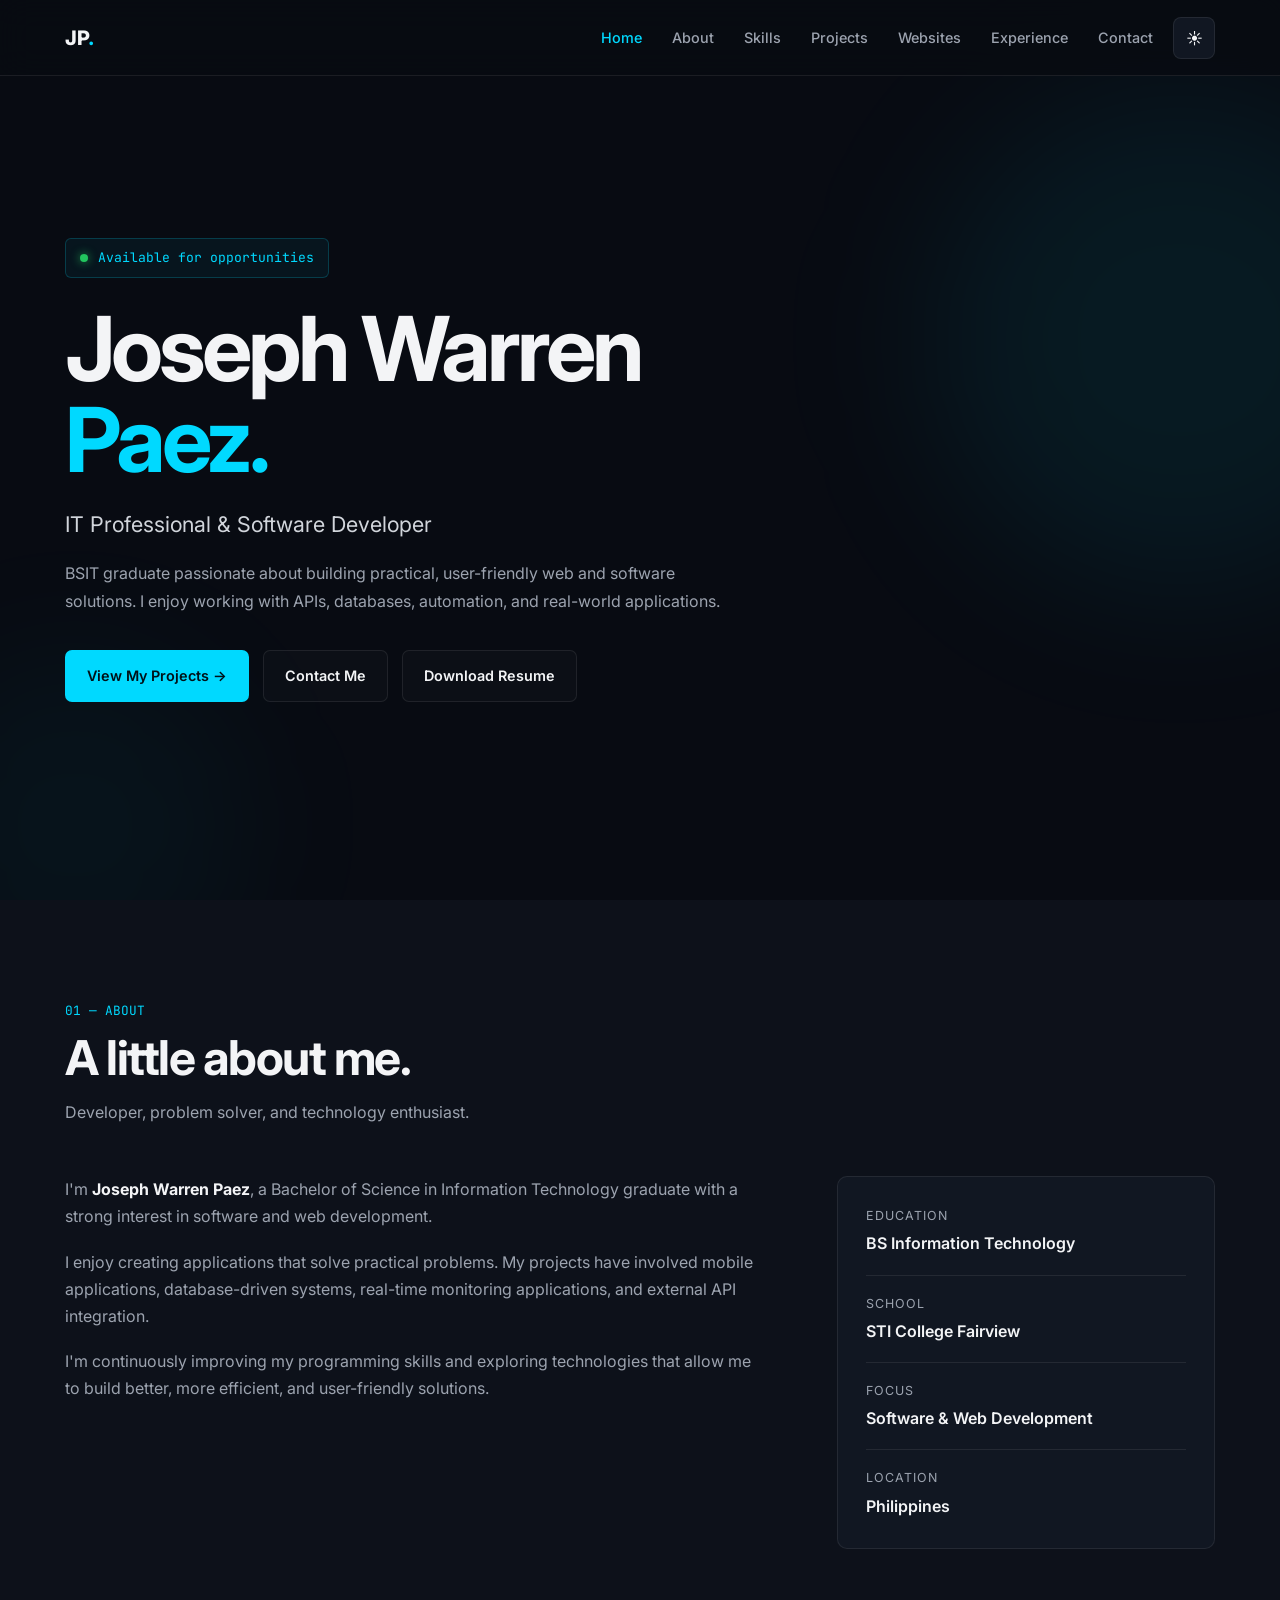
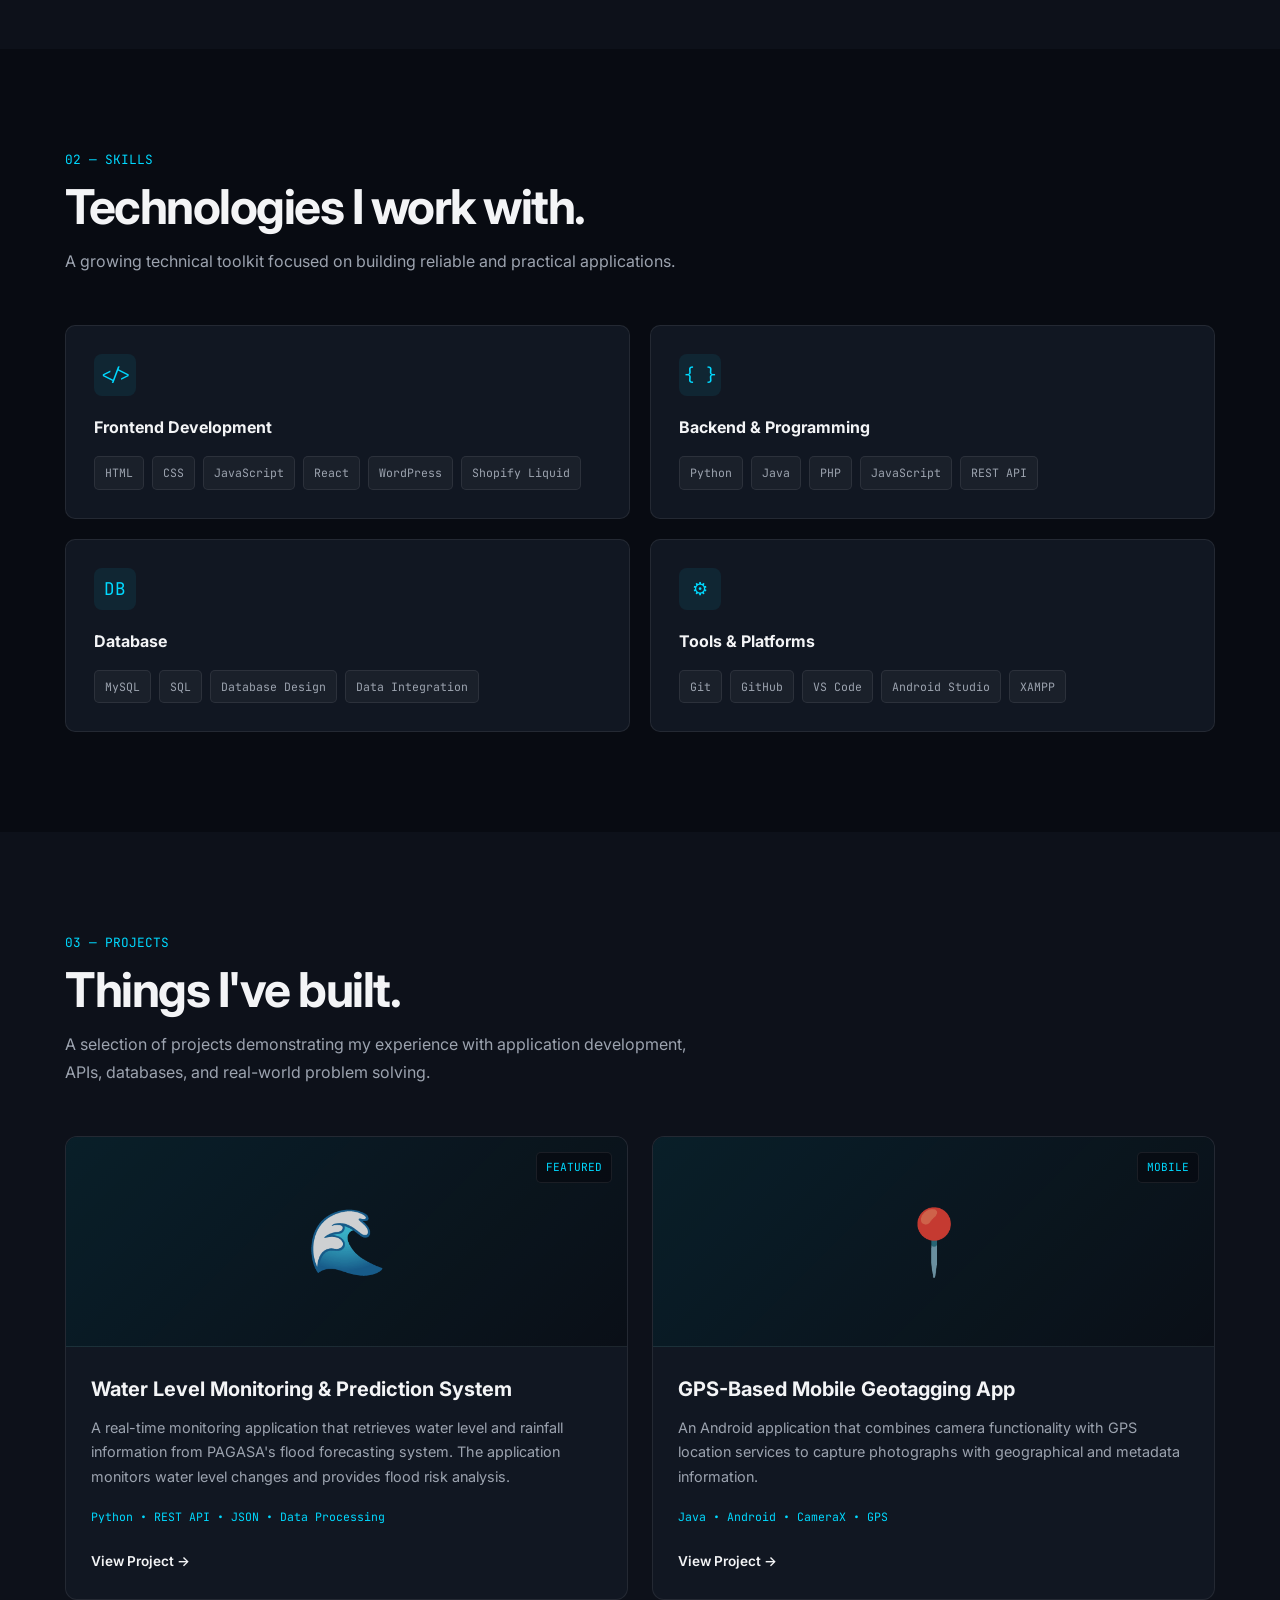
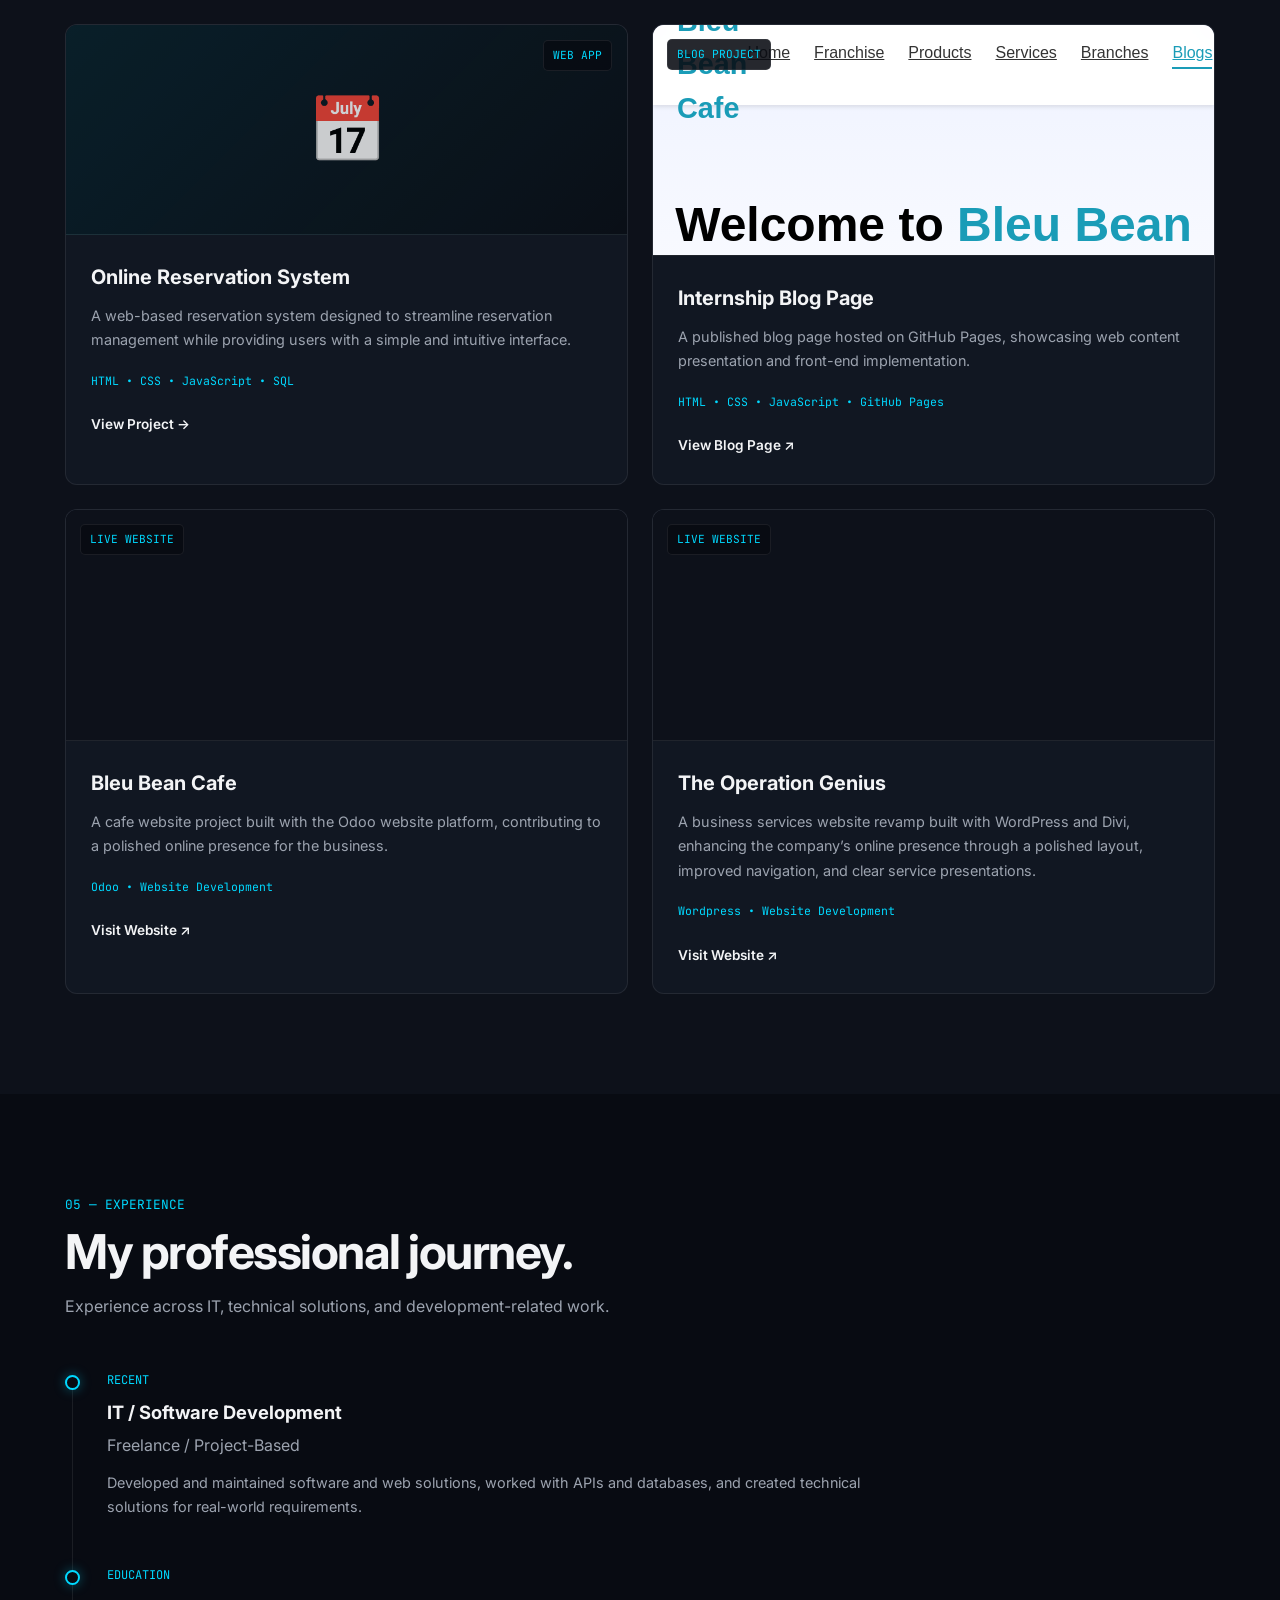
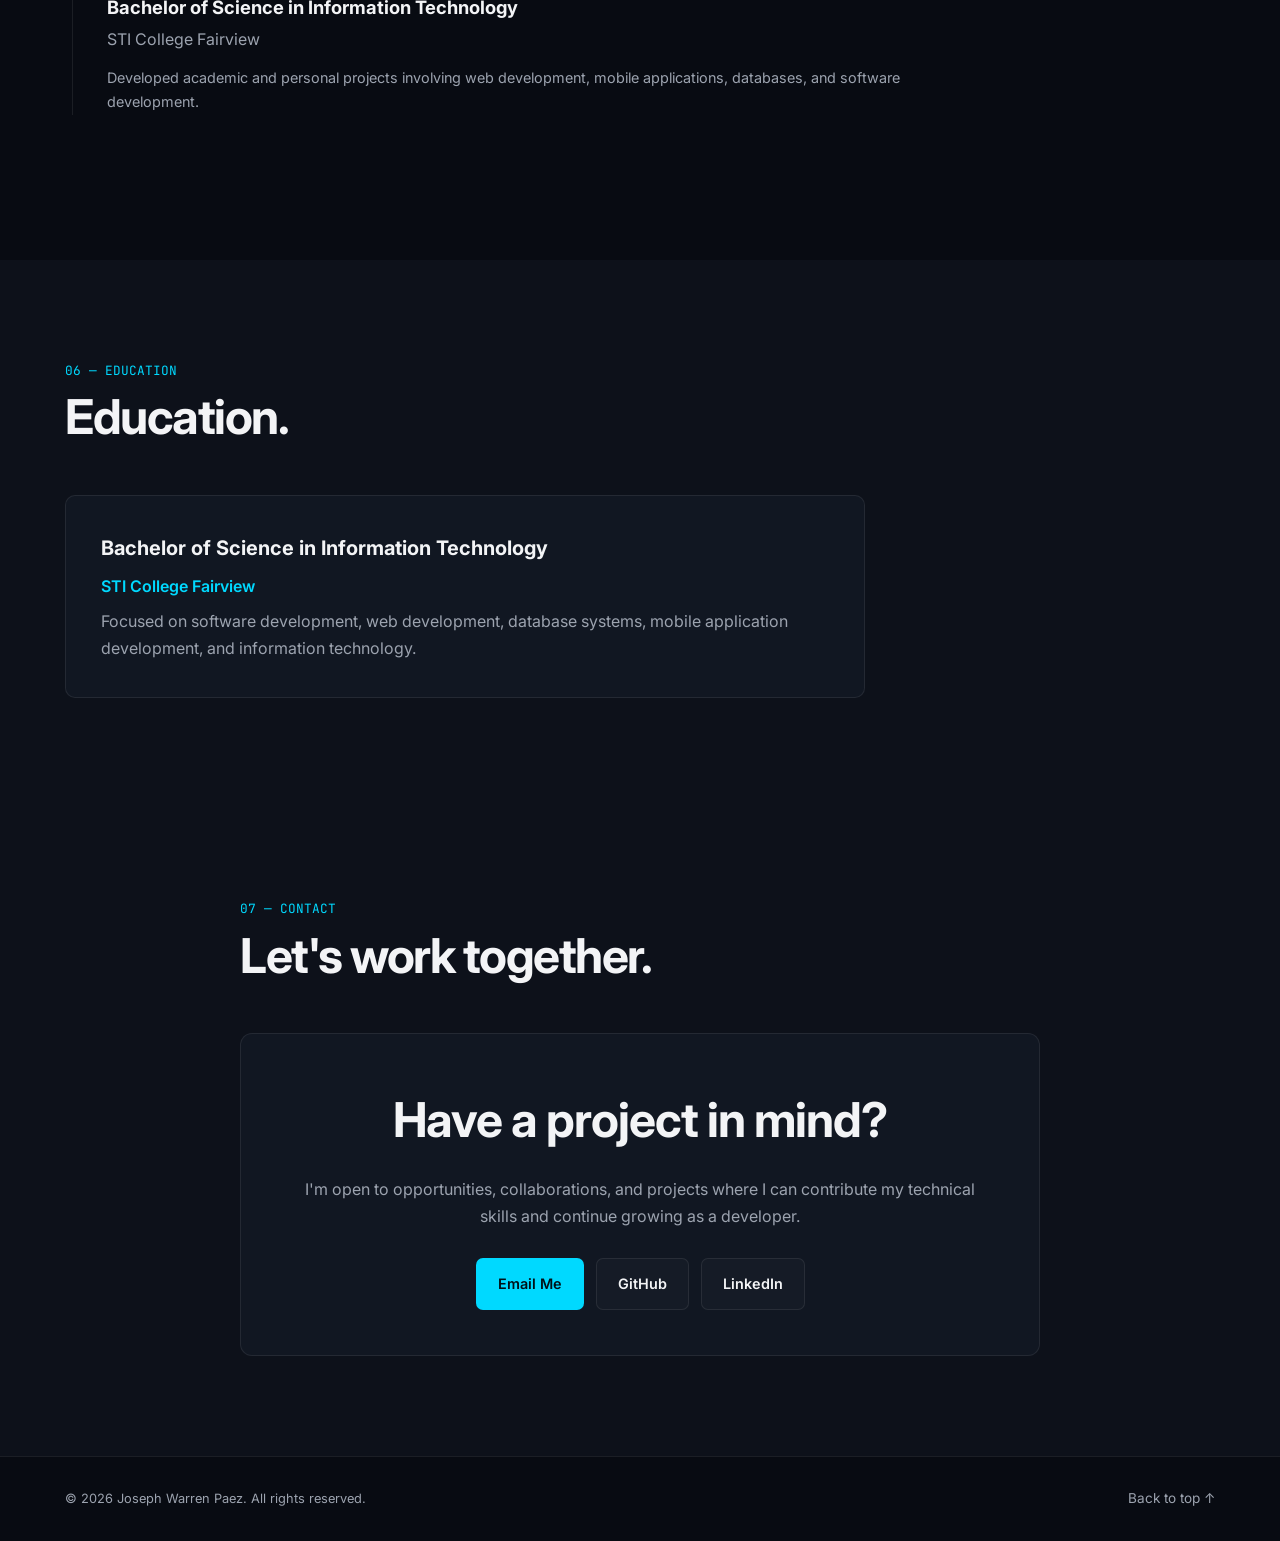
<file: index.html>
<!DOCTYPE html>
<html lang="en">
<head>
    <meta charset="UTF-8">
    <meta name="viewport" content="width=device-width, initial-scale=1.0">
    <title>Joseph Warren Paez | IT Professional & Developer</title>
    <meta name="description" content="Portfolio of Joseph Warren Paez, an IT professional and software developer specializing in web development, software development, APIs, and database systems.">

    <link rel="preconnect" href="https://fonts.googleapis.com">
    <link rel="preconnect" href="https://fonts.gstatic.com" crossorigin>
    <link href="https://fonts.googleapis.com/css2?family=Inter:wght@400;500;600;700;800&family=JetBrains+Mono:wght@400;500;600&display=swap" rel="stylesheet">

    <style>
        :root {
            --bg: #080b12;
            --bg-secondary: #0d111a;
            --card: #111722;
            --card-hover: #151d2b;
            --text: #f3f4f6;
            --muted: #9ca3af;
            --primary: #00d9ff;
            --border: rgba(255,255,255,0.08);
            --success: #22c55e;
            --max-width: 1150px;
            --nav-height: 76px;
        }

        body.light-mode {
            --bg: #f5f7fa;
            --bg-secondary: #ffffff;
            --card: #ffffff;
            --card-hover: #f8fafc;
            --text: #111827;
            --muted: #64748b;
            --primary: #008fb3;
            --border: rgba(15,23,42,0.10);
        }

        * {
            margin: 0;
            padding: 0;
            box-sizing: border-box;
        }

        html {
            scroll-behavior: smooth;
            scroll-padding-top: var(--nav-height);
        }

        body {
            font-family: "Inter", sans-serif;
            background: var(--bg);
            color: var(--text);
            line-height: 1.7;
            overflow-x: hidden;
            transition: background 0.3s ease, color 0.3s ease;
        }

        a {
            color: inherit;
            text-decoration: none;
        }

        button {
            font-family: inherit;
        }

        .container {
            width: min(92%, var(--max-width));
            margin: 0 auto;
        }

        /* NAVIGATION */
        .navbar {
            position: fixed;
            top: 0;
            left: 0;
            width: 100%;
            height: var(--nav-height);
            z-index: 1000;
            background: rgba(8,11,18,0.82);
            backdrop-filter: blur(16px);
            border-bottom: 1px solid var(--border);
            transition: 0.3s ease;
        }

        .navbar.scrolled {
            background: rgba(8,11,18,0.96);
        }

        body.light-mode .navbar {
            background: rgba(245,247,250,0.86);
        }

        body.light-mode .navbar.scrolled {
            background: rgba(245,247,250,0.97);
        }

        .nav-container {
            height: 100%;
            display: flex;
            align-items: center;
            justify-content: space-between;
        }

        .logo {
            font-size: 1.25rem;
            font-weight: 800;
            letter-spacing: -0.5px;
        }

        .logo span {
            color: var(--primary);
        }

        .nav-right {
            display: flex;
            align-items: center;
            gap: 20px;
        }

        .nav-links {
            display: flex;
            align-items: center;
            gap: 30px;
            list-style: none;
        }

        .nav-links a {
            color: var(--muted);
            font-size: 0.9rem;
            font-weight: 500;
            transition: 0.25s ease;
        }

        .nav-links a:hover,
        .nav-links a.active {
            color: var(--primary);
        }

        .theme-toggle {
            width: 42px;
            height: 42px;
            border-radius: 8px;
            border: 1px solid var(--border);
            background: var(--card);
            color: var(--text);
            cursor: pointer;
            font-size: 1rem;
            display: grid;
            place-items: center;
            transition: 0.25s ease;
        }

        .theme-toggle:hover {
            border-color: var(--primary);
            color: var(--primary);
            transform: translateY(-2px);
        }

        .menu-btn {
            display: none;
            background: none;
            border: none;
            color: var(--text);
            font-size: 1.7rem;
            cursor: pointer;
        }

        /* HERO */
        .hero {
            min-height: 100vh;
            display: flex;
            align-items: center;
            position: relative;
            overflow: hidden;
            padding: 120px 0 80px;
        }

        .hero::before {
            content: "";
            position: absolute;
            width: 500px;
            height: 500px;
            border-radius: 50%;
            background: rgba(0,217,255,0.07);
            filter: blur(80px);
            top: 10%;
            right: -150px;
            pointer-events: none;
        }

        .hero::after {
            content: "";
            position: absolute;
            width: 350px;
            height: 350px;
            border-radius: 50%;
            background: rgba(0,217,255,0.04);
            filter: blur(70px);
            bottom: -100px;
            left: -100px;
            pointer-events: none;
        }

        body.light-mode .hero::before {
            background: rgba(0,180,220,0.10);
        }

        body.light-mode .hero::after {
            background: rgba(0,180,220,0.06);
        }

        .hero-content {
            position: relative;
            z-index: 2;
            max-width: 850px;
        }

        .terminal-label {
            display: inline-flex;
            align-items: center;
            gap: 10px;
            padding: 8px 14px;
            border: 1px solid rgba(0,217,255,0.2);
            background: rgba(0,217,255,0.05);
            border-radius: 6px;
            color: var(--primary);
            font-family: "JetBrains Mono", monospace;
            font-size: 0.82rem;
            margin-bottom: 25px;
        }

        .terminal-dot {
            width: 8px;
            height: 8px;
            background: var(--success);
            border-radius: 50%;
            box-shadow: 0 0 10px rgba(34,197,94,0.8);
        }

        .hero h1 {
            font-size: clamp(3rem, 7vw, 5.8rem);
            line-height: 1.02;
            letter-spacing: -4px;
            margin-bottom: 20px;
        }

        .hero h1 span {
            color: var(--primary);
        }

        .hero-subtitle {
            font-size: clamp(1.1rem, 2vw, 1.35rem);
            color: #d1d5db;
            max-width: 700px;
            margin-bottom: 18px;
        }

        body.light-mode .hero-subtitle {
            color: #334155;
        }

        .hero-description {
            color: var(--muted);
            max-width: 680px;
            margin-bottom: 35px;
        }

        .hero-buttons {
            display: flex;
            flex-wrap: wrap;
            gap: 14px;
        }

        .btn {
            display: inline-flex;
            align-items: center;
            justify-content: center;
            gap: 9px;
            padding: 13px 21px;
            border-radius: 7px;
            font-size: 0.9rem;
            font-weight: 600;
            border: 1px solid transparent;
            transition: 0.25s ease;
            cursor: pointer;
        }

        .btn-primary {
            background: var(--primary);
            color: #001118;
        }

        .btn-primary:hover {
            filter: brightness(1.1);
            transform: translateY(-2px);
            box-shadow: 0 10px 30px rgba(0,217,255,0.18);
        }

        .btn-outline {
            border-color: var(--border);
            color: var(--text);
            background: rgba(255,255,255,0.02);
        }

        .btn-outline:hover {
            border-color: rgba(0,217,255,0.4);
            color: var(--primary);
            transform: translateY(-2px);
        }

        /* GENERAL */
        section {
            padding: 100px 0;
        }

        .section-header {
            margin-bottom: 50px;
        }

        .section-number {
            color: var(--primary);
            font-family: "JetBrains Mono", monospace;
            font-size: 0.8rem;
            margin-bottom: 8px;
        }

        .section-title {
            font-size: clamp(2rem, 4vw, 3rem);
            letter-spacing: -1.5px;
            line-height: 1.15;
        }

        .section-description {
            color: var(--muted);
            max-width: 650px;
            margin-top: 14px;
        }

        /* ABOUT */
        .about {
            background: var(--bg-secondary);
        }

        .about-grid {
            display: grid;
            grid-template-columns: 1.3fr 0.7fr;
            gap: 70px;
            align-items: start;
        }

        .about-text p {
            color: var(--muted);
            margin-bottom: 18px;
        }

        .about-text strong {
            color: var(--text);
        }

        .info-card {
            border: 1px solid var(--border);
            background: var(--card);
            padding: 28px;
            border-radius: 10px;
        }

        .info-item {
            padding: 17px 0;
            border-bottom: 1px solid var(--border);
        }

        .info-item:first-child {
            padding-top: 0;
        }

        .info-item:last-child {
            border-bottom: none;
            padding-bottom: 0;
        }

        .info-label {
            display: block;
            color: var(--muted);
            font-size: 0.78rem;
            text-transform: uppercase;
            letter-spacing: 1px;
            margin-bottom: 4px;
        }

        .info-value {
            color: var(--text);
            font-weight: 600;
        }

        /* SKILLS */
        .skills-grid {
            display: grid;
            grid-template-columns: repeat(2,1fr);
            gap: 20px;
        }

        .skill-card {
            padding: 28px;
            background: var(--card);
            border: 1px solid var(--border);
            border-radius: 10px;
            transition: 0.3s ease;
        }

        .skill-card:hover {
            transform: translateY(-5px);
            background: var(--card-hover);
            border-color: rgba(0,217,255,0.2);
        }

        .skill-icon {
            width: 42px;
            height: 42px;
            display: grid;
            place-items: center;
            border-radius: 8px;
            background: rgba(0,217,255,0.08);
            color: var(--primary);
            margin-bottom: 18px;
            font-size: 1.1rem;
            font-family: "JetBrains Mono", monospace;
        }

        .skill-card h3 {
            font-size: 1rem;
            margin-bottom: 15px;
        }

        .skill-tags {
            display: flex;
            flex-wrap: wrap;
            gap: 8px;
        }

        .skill-tag {
            padding: 6px 10px;
            border-radius: 5px;
            background: rgba(255,255,255,0.04);
            color: var(--muted);
            font-family: "JetBrains Mono", monospace;
            font-size: 0.72rem;
            border: 1px solid var(--border);
        }

        /* PROJECTS */
        .projects {
            background: var(--bg-secondary);
        }

        .projects-grid {
            display: grid;
            grid-template-columns: repeat(2,1fr);
            gap: 24px;
        }

        .project-card {
            background: var(--card);
            border: 1px solid var(--border);
            border-radius: 12px;
            overflow: hidden;
            transition: 0.3s ease;
        }

        .project-card:hover {
            transform: translateY(-6px);
            border-color: rgba(0,217,255,0.25);
        }

        .project-image {
            height: 210px;
            display: flex;
            align-items: center;
            justify-content: center;
            position: relative;
            overflow: hidden;
            background: linear-gradient(135deg,rgba(0,217,255,0.08),transparent),#0a0f17;
            border-bottom: 1px solid var(--border);
        }

        body.light-mode .project-image {
            background: linear-gradient(135deg,rgba(0,180,220,0.08),transparent),#eef3f7;
        }

        .project-icon {
            font-size: 4rem;
            opacity: 0.8;
        }

        .project-status {
            position: absolute;
            top: 15px;
            right: 15px;
            padding: 5px 9px;
            background: rgba(8,11,18,0.85);
            border: 1px solid var(--border);
            border-radius: 5px;
            color: var(--primary);
            font-size: 0.7rem;
            font-family: "JetBrains Mono", monospace;
        }

        body.light-mode .project-status {
            background: rgba(255,255,255,0.9);
        }

        .project-content {
            padding: 25px;
        }

        .project-content h3 {
            font-size: 1.25rem;
            margin-bottom: 10px;
        }

        .project-content p {
            color: var(--muted);
            font-size: 0.9rem;
            margin-bottom: 18px;
        }

        .project-tech {
            display: flex;
            flex-wrap: wrap;
            gap: 7px;
            margin-bottom: 20px;
        }

        .project-tech span {
            color: var(--primary);
            font-size: 0.72rem;
            font-family: "JetBrains Mono", monospace;
        }

        .project-link {
            color: var(--text);
            font-size: 0.85rem;
            font-weight: 600;
            transition: 0.2s;
        }

        .project-link:hover {
            color: var(--primary);
        }


        /* LIVE WEBSITE PROJECTS */
        .website-preview {
            width: 100%;
            height: 230px;
            border: 0;
            display: block;
            background: var(--bg-secondary);
        }

        .website-preview-wrap {
            position: relative;
            overflow: hidden;
            border-bottom: 1px solid var(--border);
            background: var(--bg-secondary);
        }

        .website-preview-label {
            position: absolute;
            left: 14px;
            top: 14px;
            z-index: 1;
            padding: 5px 9px;
            border-radius: 5px;
            background: rgba(8,11,18,0.88);
            color: var(--primary);
            border: 1px solid var(--border);
            font-size: 0.7rem;
            font-family: "JetBrains Mono", monospace;
        }

        /* EXPERIENCE */
        .timeline {
            position: relative;
            max-width: 850px;
        }

        .timeline::before {
            content: "";
            position: absolute;
            left: 7px;
            top: 5px;
            bottom: 0;
            width: 1px;
            background: var(--border);
        }

        .timeline-item {
            position: relative;
            padding-left: 42px;
            margin-bottom: 45px;
        }

        .timeline-dot {
            position: absolute;
            left: 0;
            top: 5px;
            width: 15px;
            height: 15px;
            border-radius: 50%;
            background: var(--bg);
            border: 2px solid var(--primary);
            box-shadow: 0 0 12px rgba(0,217,255,0.35);
        }

        .timeline-date {
            color: var(--primary);
            font-family: "JetBrains Mono", monospace;
            font-size: 0.75rem;
            margin-bottom: 7px;
        }

        .timeline-item h3 {
            font-size: 1.15rem;
            margin-bottom: 3px;
        }

        .timeline-company {
            color: var(--muted);
            margin-bottom: 12px;
        }

        .timeline-item p {
            color: var(--muted);
            font-size: 0.9rem;
        }

        /* EDUCATION */
        .education-card {
            padding: 35px;
            border: 1px solid var(--border);
            border-radius: 10px;
            background: var(--card);
            max-width: 800px;
        }

        .education-card h3 {
            font-size: 1.25rem;
            margin-bottom: 8px;
        }

        .education-card .school {
            color: var(--primary);
            font-weight: 600;
            margin-bottom: 8px;
        }

        .education-card p {
            color: var(--muted);
        }

        /* CONTACT */
        .contact {
            background: var(--bg-secondary);
        }

        .contact-container {
            max-width: 800px;
        }

        .contact-box {
            padding: 45px;
            border: 1px solid var(--border);
            background: var(--card);
            border-radius: 12px;
            text-align: center;
        }

        .contact-box h2 {
            font-size: clamp(2rem,4vw,3rem);
            margin-bottom: 15px;
            letter-spacing: -1px;
        }

        .contact-box p {
            color: var(--muted);
            margin-bottom: 28px;
        }

        .contact-links {
            display: flex;
            justify-content: center;
            flex-wrap: wrap;
            gap: 12px;
        }

        /* FOOTER */
        footer {
            border-top: 1px solid var(--border);
            padding: 30px 0;
        }

        .footer-content {
            display: flex;
            justify-content: space-between;
            align-items: center;
            gap: 20px;
        }

        .footer-content p {
            color: var(--muted);
            font-size: 0.8rem;
        }

        .footer-socials {
            display: flex;
            gap: 18px;
        }

        .footer-socials a {
            color: var(--muted);
            font-size: 0.85rem;
            transition: 0.2s;
        }

        .footer-socials a:hover {
            color: var(--primary);
        }

        /* REVEAL */
        .reveal {
            opacity: 0;
            transform: translateY(25px);
            transition: opacity 0.7s ease, transform 0.7s ease;
        }

        .reveal.visible {
            opacity: 1;
            transform: translateY(0);
        }

        /* RESPONSIVE */
        @media (max-width: 800px) {
            .menu-btn {
                display: block;
            }

            .nav-right {
                gap: 12px;
            }

            .nav-links {
                position: absolute;
                top: var(--nav-height);
                left: 0;
                width: 100%;
                flex-direction: column;
                align-items: flex-start;
                padding: 25px 4%;
                background: var(--bg);
                border-bottom: 1px solid var(--border);
                gap: 20px;
                transform: translateY(-150%);
                opacity: 0;
                pointer-events: none;
                transition: 0.3s ease;
            }

            .nav-links.open {
                transform: translateY(0);
                opacity: 1;
                pointer-events: auto;
            }

            .about-grid,
            .skills-grid,
            .projects-grid {
                grid-template-columns: 1fr;
            }

            .about-grid {
                gap: 35px;
            }

            .hero h1 {
                letter-spacing: -2px;
            }

            section {
                padding: 75px 0;
            }
        }

        @media (max-width: 500px) {
            .hero {
                padding-top: 110px;
            }

            .hero h1 {
                font-size: 2.8rem;
            }

            .hero-buttons {
                flex-direction: column;
                align-items: stretch;
            }

            .btn {
                width: 100%;
            }

            .contact-box {
                padding: 30px 20px;
            }

            .footer-content {
                flex-direction: column;
                text-align: center;
            }
        }
    </style>
</head>

<body>

<header class="navbar" id="navbar">
    <div class="container nav-container">

        <a href="#home" class="logo">JP<span>.</span></a>

        <div class="nav-right">

            <ul class="nav-links" id="navLinks">
                <li><a href="#home">Home</a></li>
                <li><a href="#about">About</a></li>
                <li><a href="#skills">Skills</a></li>
                <li><a href="#projects">Projects</a></li>
                <li><a href="#websites">Websites</a></li>
                <li><a href="#experience">Experience</a></li>
                <li><a href="#contact">Contact</a></li>
            </ul>

            <button class="theme-toggle" id="themeToggle" aria-label="Toggle light and dark mode" title="Toggle theme">☀️</button>

            <button class="menu-btn" id="menuBtn" aria-label="Open navigation">☰</button>

        </div>
    </div>
</header>

<main>

<section class="hero" id="home">
    <div class="container">
        <div class="hero-content reveal">

            <div class="terminal-label">
                <span class="terminal-dot"></span>
                Available for opportunities
            </div>

            <h1>
                Joseph Warren<br>
                <span>Paez.</span>
            </h1>

            <p class="hero-subtitle">IT Professional & Software Developer</p>

            <p class="hero-description">
                BSIT graduate passionate about building practical,
                user-friendly web and software solutions. I enjoy
                working with APIs, databases, automation, and
                real-world applications.
            </p>

            <div class="hero-buttons">
                <a href="#projects" class="btn btn-primary">View My Projects →</a>
                <a href="#contact" class="btn btn-outline">Contact Me</a>
                <a href="Joseph_Warren_Paez_Resume (1).pdf" class="btn btn-outline" download>Download Resume</a>
            </div>

        </div>
    </div>
</section>

<section class="about" id="about">
    <div class="container">

        <div class="section-header reveal">
            <div class="section-number">01 — ABOUT</div>
            <h2 class="section-title">A little about me.</h2>
            <p class="section-description">Developer, problem solver, and technology enthusiast.</p>
        </div>

        <div class="about-grid">

            <div class="about-text reveal">
                <p>
                    I'm <strong>Joseph Warren Paez</strong>, a Bachelor of Science
                    in Information Technology graduate with a strong interest
                    in software and web development.
                </p>

                <p>
                    I enjoy creating applications that solve practical problems.
                    My projects have involved mobile applications, database-driven
                    systems, real-time monitoring applications, and external API
                    integration.
                </p>

                <p>
                    I'm continuously improving my programming skills and exploring
                    technologies that allow me to build better, more efficient,
                    and user-friendly solutions.
                </p>
            </div>

            <div class="info-card reveal">
                <div class="info-item">
                    <span class="info-label">Education</span>
                    <span class="info-value">BS Information Technology</span>
                </div>

                <div class="info-item">
                    <span class="info-label">School</span>
                    <span class="info-value">STI College Fairview</span>
                </div>

                <div class="info-item">
                    <span class="info-label">Focus</span>
                    <span class="info-value">Software & Web Development</span>
                </div>

                <div class="info-item">
                    <span class="info-label">Location</span>
                    <span class="info-value">Philippines</span>
                </div>
            </div>

        </div>
    </div>
</section>

<section id="skills">
    <div class="container">

        <div class="section-header reveal">
            <div class="section-number">02 — SKILLS</div>
            <h2 class="section-title">Technologies I work with.</h2>
            <p class="section-description">
                A growing technical toolkit focused on building reliable
                and practical applications.
            </p>
        </div>

        <div class="skills-grid">

            <div class="skill-card reveal">
                <div class="skill-icon">&lt;/&gt;</div>
                <h3>Frontend Development</h3>
                <div class="skill-tags">
                    <span class="skill-tag">HTML</span>
                    <span class="skill-tag">CSS</span>
                    <span class="skill-tag">JavaScript</span>
                    <span class="skill-tag">React</span>
                    <span class="skill-tag">WordPress</span>
                    <span class="skill-tag">Shopify Liquid</span>
                </div>
            </div>

            <div class="skill-card reveal">
                <div class="skill-icon">{ }</div>
                <h3>Backend & Programming</h3>
                <div class="skill-tags">
                    <span class="skill-tag">Python</span>
                    <span class="skill-tag">Java</span>
                    <span class="skill-tag">PHP</span>
                    <span class="skill-tag">JavaScript</span>
                    <span class="skill-tag">REST API</span>
                </div>
            </div>

            <div class="skill-card reveal">
                <div class="skill-icon">DB</div>
                <h3>Database</h3>
                <div class="skill-tags">
                    <span class="skill-tag">MySQL</span>
                    <span class="skill-tag">SQL</span>
                    <span class="skill-tag">Database Design</span>
                    <span class="skill-tag">Data Integration</span>
                </div>
            </div>

            <div class="skill-card reveal">
                <div class="skill-icon">⚙</div>
                <h3>Tools & Platforms</h3>
                <div class="skill-tags">
                    <span class="skill-tag">Git</span>
                    <span class="skill-tag">GitHub</span>
                    <span class="skill-tag">VS Code</span>
                    <span class="skill-tag">Android Studio</span>
                    <span class="skill-tag">XAMPP</span>
                </div>
            </div>

        </div>
    </div>
</section>

<section class="projects" id="projects">
    <div class="container">

        <div class="section-header reveal">
            <div class="section-number">03 — PROJECTS</div>
            <h2 class="section-title">Things I've built.</h2>
            <p class="section-description">
                A selection of projects demonstrating my experience with
                application development, APIs, databases, and real-world
                problem solving.
            </p>
        </div>

        <div class="projects-grid">

            <article class="project-card reveal">
                <div class="project-image">
                    <div class="project-icon">🌊</div>
                    <span class="project-status">FEATURED</span>
                </div>

                <div class="project-content">
                    <h3>Water Level Monitoring & Prediction System</h3>

                    <p>
                        A real-time monitoring application that retrieves water
                        level and rainfall information from PAGASA's flood
                        forecasting system. The application monitors water
                        level changes and provides flood risk analysis.
                    </p>

                    <div class="project-tech">
                        <span>Python</span><span>•</span>
                        <span>REST API</span><span>•</span>
                        <span>JSON</span><span>•</span>
                        <span>Data Processing</span>
                    </div>

                    <a href="https://github.com/Kenpaez/Portfolio/blob/main/Water-Level/test.py" class="project-link">View Project →</a>
                </div>
            </article>

            <article class="project-card reveal">
                <div class="project-image">
                    <div class="project-icon">📍</div>
                    <span class="project-status">MOBILE</span>
                </div>

                <div class="project-content">
                    <h3>GPS-Based Mobile Geotagging App</h3>

                    <p>
                        An Android application that combines camera
                        functionality with GPS location services to capture
                        photographs with geographical and metadata information.
                    </p>

                    <div class="project-tech">
                        <span>Java</span><span>•</span>
                        <span>Android</span><span>•</span>
                        <span>CameraX</span><span>•</span>
                        <span>GPS</span>
                    </div>

                    <a href="https://github.com/gabe69696969/UPDATED-PCA-GEOCAM" class="project-link">View Project →</a>
                </div>
            </article>

            <article class="project-card reveal">
                <div class="project-image">
                    <div class="project-icon">📅</div>
                    <span class="project-status">WEB APP</span>
                </div>

                <div class="project-content">
                    <h3>Online Reservation System</h3>

                    <p>
                        A web-based reservation system designed to streamline
                        reservation management while providing users with a
                        simple and intuitive interface.
                    </p>

                    <div class="project-tech">
                        <span>HTML</span><span>•</span>
                        <span>CSS</span><span>•</span>
                        <span>JavaScript</span><span>•</span>
                        <span>SQL</span>
                    </div>

                    <a href="http://localhost:8080/public/index.php" class="project-link">View Project →</a>
                </div>
            </article>

            <article class="project-card reveal">
                <div class="website-preview-wrap">
                    <span class="website-preview-label">BLOG PROJECT</span>
                    <iframe class="website-preview" src="https://kenpaez.github.io/Portfolio/Internship/Blogs.html" title="Internship blog page preview" loading="lazy" sandbox="allow-scripts allow-same-origin" referrerpolicy="no-referrer"></iframe>
                </div>

            <div class="project-content">
                    <h3>Internship Blog Page</h3>
                    <p>A published blog page hosted on GitHub Pages, showcasing web content presentation and front-end implementation.</p>
                    <div class="project-tech"><span>HTML</span><span>•</span><span>CSS</span><span>•</span><span>JavaScript</span><span>•</span><span>GitHub Pages</span></div>
                    <a href="https://kenpaez.github.io/Portfolio/Internship/Blogs.html" class="project-link" target="_blank" rel="noopener noreferrer">View Blog Page ↗</a>
                </div>
            </article>
            
            <article class="project-card reveal">
                <div class="website-preview-wrap">
                    <span class="website-preview-label">LIVE WEBSITE</span>
                    <iframe class="website-preview" src="https://www.bleubeancafe.com/" title="Bleu Bean Cafe website preview" loading="lazy" sandbox="allow-scripts allow-same-origin" referrerpolicy="no-referrer"></iframe>
                </div>

                <div class="project-content">
                    <h3>Bleu Bean Cafe</h3>
                    <p>A cafe website project built with the Odoo website platform, contributing to a polished online presence for the business.</p>
                    <div class="project-tech"><span>Odoo</span><span>•</span><span>Website Development</span></div>
                    <a href="https://www.bleubeancafe.com/" class="project-link" target="_blank" rel="noopener noreferrer">Visit Website ↗</a>
                </div>
            </article>

            <article class="project-card reveal">
                <div class="website-preview-wrap">
                    <span class="website-preview-label">LIVE WEBSITE</span>
                    <iframe class="website-preview" src="https://operationsgenius.net/new-index" title="Bleu Bean Cafe website preview" loading="lazy" sandbox="allow-scripts allow-same-origin" referrerpolicy="no-referrer"></iframe>
                </div>

                <div class="project-content">
                    <h3>The Operation Genius</h3>
                    <p>A business services website revamp built with WordPress and Divi, enhancing the company’s online presence through a polished layout, improved navigation, and clear service presentations.</p>
                    <div class="project-tech"><span>Wordpress</span><span>•</span><span>Website Development</span></div>
                    <a href="https://operationsgenius.net/new-index" class="project-link" target="_blank" rel="noopener noreferrer">Visit Website ↗</a>
                </div>
            </article>

        </div>
    </div>
</section>


<section id="experience">
    <div class="container">

        <div class="section-header reveal">
            <div class="section-number">05 — EXPERIENCE</div>
            <h2 class="section-title">My professional journey.</h2>
            <p class="section-description">
                Experience across IT, technical solutions, and development-related work.
            </p>
        </div>

        <div class="timeline">

            <div class="timeline-item reveal">
                <div class="timeline-dot"></div>
                <div class="timeline-date">RECENT</div>
                <h3>IT / Software Development</h3>
                <div class="timeline-company">Freelance / Project-Based</div>
                <p>
                    Developed and maintained software and web solutions,
                    worked with APIs and databases, and created technical
                    solutions for real-world requirements.
                </p>
            </div>

            <div class="timeline-item reveal">
                <div class="timeline-dot"></div>
                <div class="timeline-date">EDUCATION</div>
                <h3>Bachelor of Science in Information Technology</h3>
                <div class="timeline-company">STI College Fairview</div>
                <p>
                    Developed academic and personal projects involving web
                    development, mobile applications, databases, and software development.
                </p>
            </div>

        </div>
    </div>
</section>

<section class="about" id="education">
    <div class="container">

        <div class="section-header reveal">
            <div class="section-number">06 — EDUCATION</div>
            <h2 class="section-title">Education.</h2>
        </div>

        <div class="education-card reveal">
            <h3>Bachelor of Science in Information Technology</h3>
            <div class="school">STI College Fairview</div>
            <p>
                Focused on software development, web development, database
                systems, mobile application development, and information technology.
            </p>
        </div>

    </div>
</section>

<section class="contact" id="contact">
    <div class="container contact-container">

        <div class="section-header reveal">
            <div class="section-number">07 — CONTACT</div>
            <h2 class="section-title">Let's work together.</h2>
        </div>

        <div class="contact-box reveal">
            <h2>Have a project in mind?</h2>

            <p>
                I'm open to opportunities, collaborations, and projects where
                I can contribute my technical skills and continue growing as a developer.
            </p>

            <div class="contact-links">
                <a href="mailto:paezken@gmail.com" class="btn btn-primary">Email Me</a>
                <a href="https://github.com/Kenpaez" target="_blank" rel="noopener noreferrer" class="btn btn-outline">GitHub</a>
                <a href="https://www.linkedin.com/in/joseph-warren-paez-bb496b2b0/" target="_blank" rel="noopener noreferrer" class="btn btn-outline">LinkedIn</a>
            </div>
        </div>

    </div>
</section>

</main>

<footer>
    <div class="container footer-content">
        <p>© <span id="year"></span> Joseph Warren Paez. All rights reserved.</p>

        <div class="footer-socials">
            <a href="#home">Back to top ↑</a>
        </div>
    </div>
</footer>

<script>
    /* MOBILE MENU */
    const menuBtn = document.getElementById("menuBtn");
    const navLinks = document.getElementById("navLinks");

    menuBtn.addEventListener("click", () => {
        navLinks.classList.toggle("open");
        menuBtn.innerHTML = navLinks.classList.contains("open") ? "✕" : "☰";
    });

    document.querySelectorAll(".nav-links a").forEach(link => {
        link.addEventListener("click", () => {
            navLinks.classList.remove("open");
            menuBtn.innerHTML = "☰";
        });
    });

    /* NAVBAR SCROLL EFFECT */
    const navbar = document.getElementById("navbar");

    window.addEventListener("scroll", () => {
        navbar.classList.toggle("scrolled", window.scrollY > 50);
    });

    /* ACTIVE NAVIGATION */
    const sections = document.querySelectorAll("section[id]");
    const navigationLinks = document.querySelectorAll(".nav-links a");

    window.addEventListener("scroll", () => {
        let currentSection = "";

        sections.forEach(section => {
            const sectionTop = section.offsetTop - 120;
            const sectionHeight = section.offsetHeight;

            if (
                window.scrollY >= sectionTop &&
                window.scrollY < sectionTop + sectionHeight
            ) {
                currentSection = section.getAttribute("id");
            }
        });

        navigationLinks.forEach(link => {
            link.classList.toggle(
                "active",
                link.getAttribute("href") === "#" + currentSection
            );
        });
    });

    /* SCROLL REVEAL */
    const revealElements = document.querySelectorAll(".reveal");

    const revealObserver = new IntersectionObserver(
        entries => {
            entries.forEach(entry => {
                if (entry.isIntersecting) {
                    entry.target.classList.add("visible");
                    revealObserver.unobserve(entry.target);
                }
            });
        },
        { threshold: 0.12 }
    );

    revealElements.forEach(element => revealObserver.observe(element));

    /* CURRENT YEAR */
    document.getElementById("year").textContent = new Date().getFullYear();

    /* SMOOTH SCROLL */
    document.querySelectorAll('a[href^="#"]').forEach(anchor => {
        anchor.addEventListener("click", function(event) {
            const targetId = this.getAttribute("href");

            if (targetId === "#") return;

            const target = document.querySelector(targetId);

            if (target) {
                event.preventDefault();
                target.scrollIntoView({ behavior: "smooth" });
            }
        });
    });

    /* LIGHT / DARK MODE */
    const themeToggle = document.getElementById("themeToggle");

    const savedTheme = localStorage.getItem("portfolioTheme");

    if (savedTheme === "light") {
        document.body.classList.add("light-mode");
        themeToggle.textContent = "🌙";
        themeToggle.setAttribute("title", "Switch to dark mode");
    } else {
        themeToggle.textContent = "☀️";
        themeToggle.setAttribute("title", "Switch to light mode");
    }

    themeToggle.addEventListener("click", () => {
        document.body.classList.toggle("light-mode");

        const isLightMode = document.body.classList.contains("light-mode");

        if (isLightMode) {
            themeToggle.textContent = "🌙";
            themeToggle.setAttribute("title", "Switch to dark mode");
            localStorage.setItem("portfolioTheme", "light");
        } else {
            themeToggle.textContent = "☀️";
            themeToggle.setAttribute("title", "Switch to light mode");
            localStorage.setItem("portfolioTheme", "dark");
        }
    });
</script>

</body>
</html>
</file>
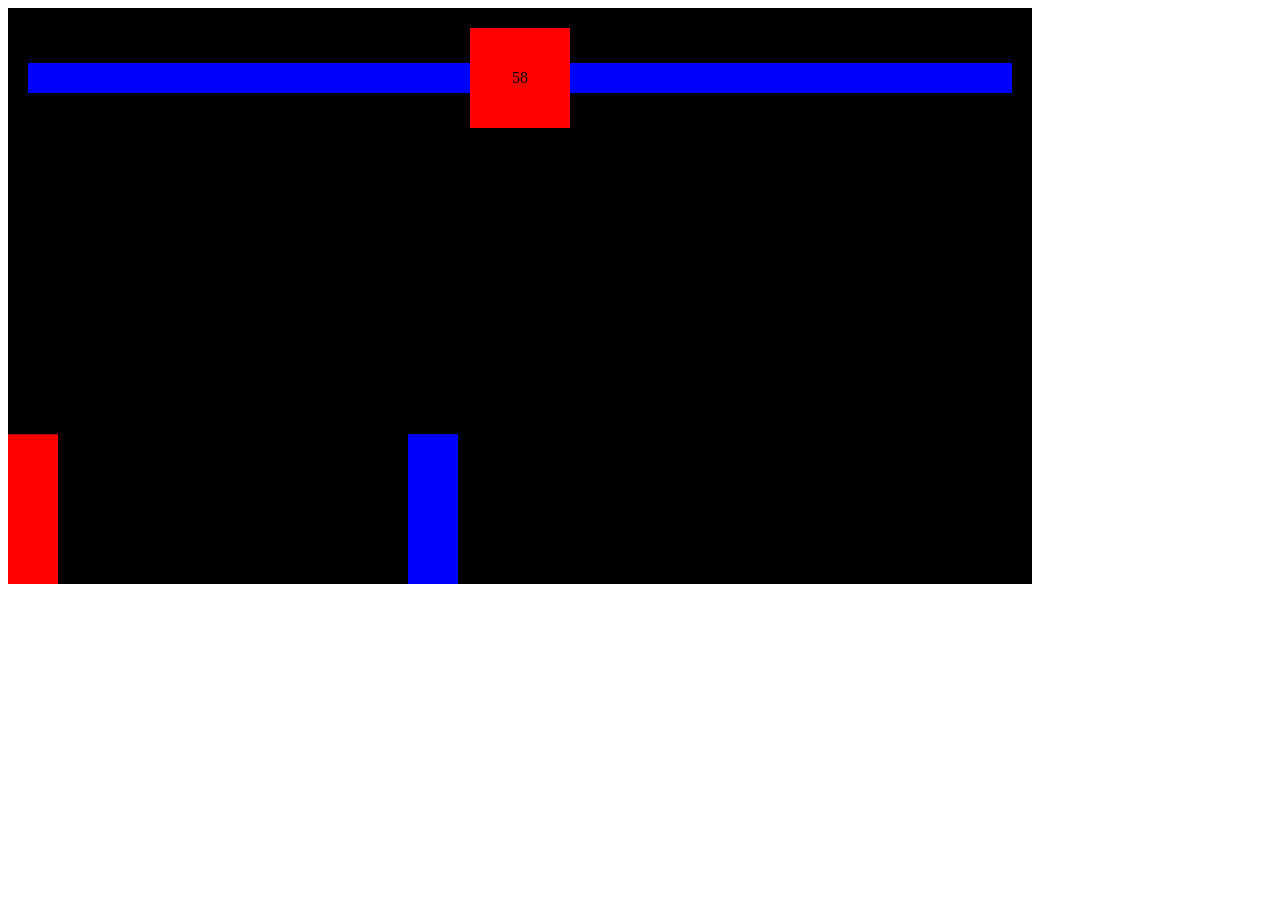
<file: Fighting-game/index.html>
<head>
    <style>
        *{
            box-sizing: border-box;
        }
    </style>
</head>
<body>
    <!--red container div-->
    <div 
        style="
            position:relative;
            display: inline-block
            "
    >
        <!--smaller red container div-->
        <div 
            style ="
                position: absolute;
                display:flex; width:100%;
                align-items: center;
                padding: 20px;
                "
        >
            <!--player health-->
            <div 
                style="
                    position: relative;
                    height:30px; width:100%;
                    display:flex;
                    justify-content:
                    fkex-end;
                "
            >
                <div 
                    style="
                        background-color: yellow;
                        height:30px;width: 100%;
                        "
                    >
                </div>
                <div id="playerHealth" 
                    style="
                        position: absolute;
                        background:blue;
                        top: 0;
                        right: 0;
                        bottom: 0;
                        width: 100%;
                        "
                    >
                </div>
            </div>
            <!--timer-->
            <div id="timer"
                style="
                    background-color: red;
                    height:100px;
                    width: 100px;
                    flex-shrink: 0;
                    display:flex;
                    align-items: center;
                    justify-content: center;
                "
            >
                10
            </div>
            <!--enemy health-->
            <div 
                style="
                    position: relative;
                    height:30px;
                    width:100%;
                    "
                >
                <div  
                    style="
                        background-color: yellow;
                        height:30px;
                        "
                    >
                </div>
                <div id="enemyHealth" 
                    style="
                        position: absolute;
                        background:blue;
                        top: 0;
                        right: 0;
                        bottom: 0;
                        left: 0;
                        "
                    >
                </div>
            </div>
        </div>
        <div id="displayText"
            style="
                position: absolute;
                color:white;
                
                align-items:
                center; justify-content:
                center;
                top:0;
                right:0;
                bottom:0;
                left:0;
                display:none;
            "
        >
        Tie
        </div>
        <canvas></canvas>
    </div>
        <script src="index.js"></script>
</body>
</file>
